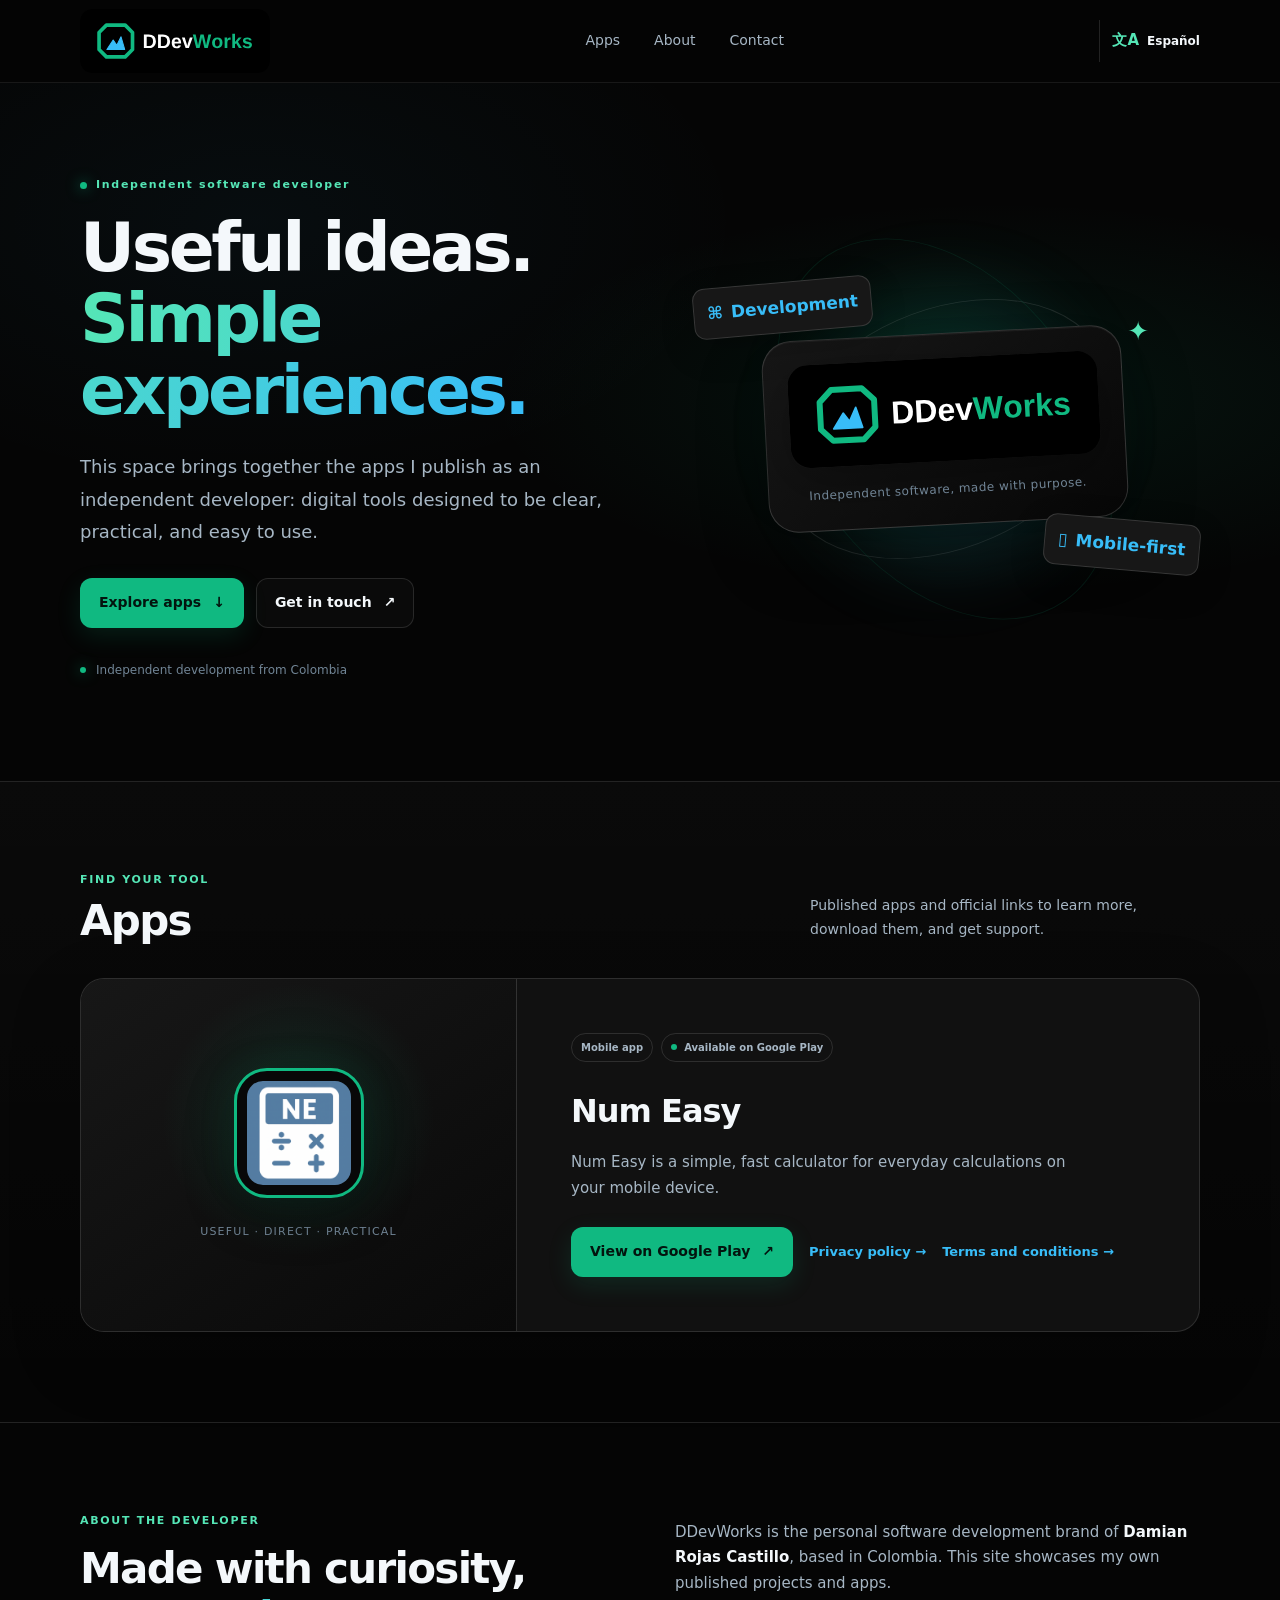
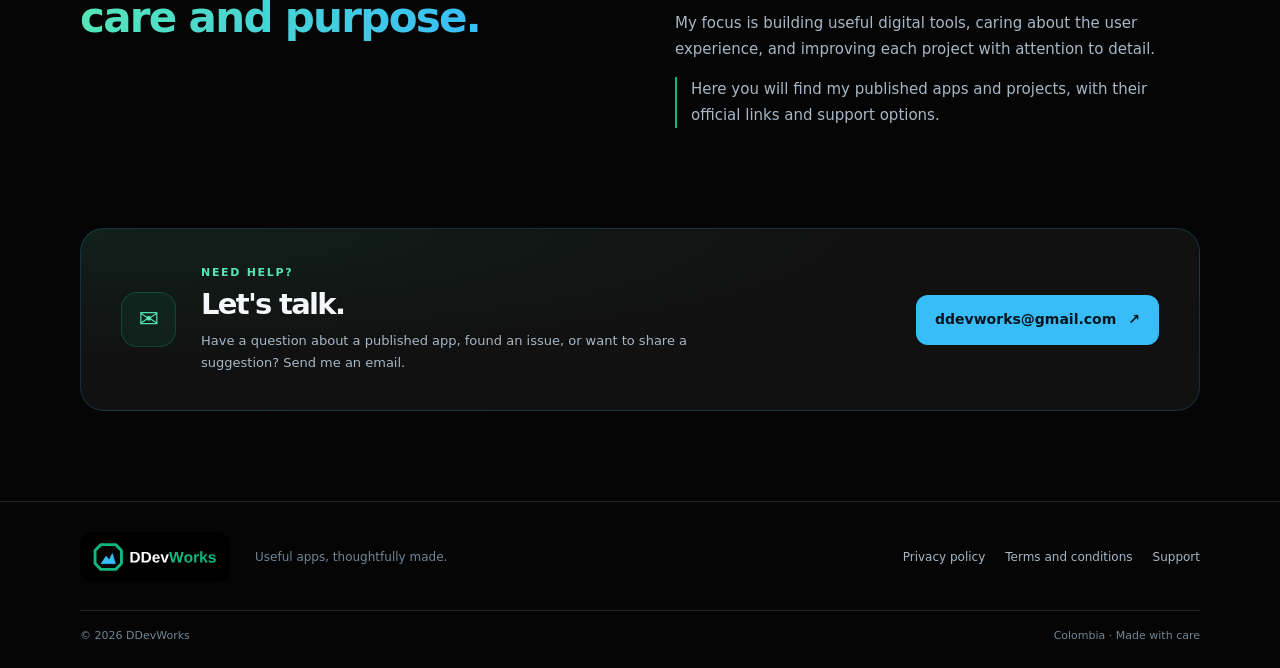
<file: index.html>
<!doctype html>
<html lang="en">
<head>
  <meta charset="utf-8">
  <meta name="viewport" content="width=device-width, initial-scale=1">
  <meta name="theme-color" content="#050505">
  <meta property="og:title" content="DDevWorks — Mobile applications" data-i18n-content="meta.ogTitle">
  <meta property="og:description" content="Discover applications published by DDevWorks." data-i18n-content="meta.ogDescription">
  <meta property="og:type" content="website">
  <meta name="description" content="Discover mobile applications published by DDevWorks, an independent software project by Damian Rojas Castillo." data-i18n-content="meta.description">
  <title data-i18n="meta.title">DDevWorks — Useful apps, thoughtfully made</title>
  <link rel="icon" href="assets/img/favicon.svg" type="image/svg+xml">
  <link rel="stylesheet" href="assets/css/styles.css">
  <script src="assets/js/main.js" defer></script>
</head>
<body>
  <a class="skip-link" href="#contenido" data-i18n="a11y.skip">Skip to content</a>
  <header class="site-header">
    <div class="container header-inner">
      <a class="brand" href="index.html" aria-label="DDevWorks, home" data-i18n-aria="a11y.home"><img class="brand-logo" src="assets/img/ddevworks-logo-completo-negro-puro.svg" alt="DDevWorks"></a>
      <button class="menu-toggle" type="button" aria-expanded="false" aria-controls="site-nav" aria-label="Open menu" data-i18n-aria="a11y.openMenu"><span class="sr-only" data-i18n="a11y.openMenu">Open menu</span><span class="menu-lines" aria-hidden="true"></span></button>
      <nav class="site-nav" id="site-nav" aria-label="Main navigation" data-i18n-aria="a11y.mainNav">
        <a href="#aplicaciones" data-i18n="nav.apps">Apps</a>
        <a href="#acerca" data-i18n="nav.about">About</a>
        <a href="#contacto" data-i18n="nav.contact">Contact</a>
      </nav>
      <button class="language-toggle" type="button" data-language-toggle aria-label="Cambiar idioma a español" data-i18n-aria="language.switchToSpanish"><span aria-hidden="true">文A</span><span data-language-label>Español</span></button>
    </div>
  </header>

  <main id="contenido">
    <section class="hero">
      <div class="container hero-grid">
        <div class="hero-copy">
          <p class="eyebrow"><span class="eyebrow-dot"></span><span data-i18n="hero.eyebrow">Independent software developer</span></p>
          <h1 data-i18n-html="hero.title">Useful ideas.<br><span class="text-gradient">Simple experiences.</span></h1>
          <p class="hero-lead" data-i18n="hero.lead">This space brings together the apps I publish as an independent developer: digital tools designed to be clear, practical, and easy to use.</p>
          <div class="hero-actions">
            <a class="button button-primary" href="#aplicaciones"><span data-i18n="hero.explore">Explore apps</span> <span aria-hidden="true">↓</span></a>
            <a class="button button-secondary" href="mailto:ddevworks@gmail.com"><span data-i18n="hero.contact">Get in touch</span> <span aria-hidden="true">↗</span></a>
          </div>
          <div class="hero-note"><span class="status-dot"></span><span data-i18n="hero.location">Independent development from Colombia</span></div>
        </div>
        <div class="hero-art" aria-label="DDevWorks visual identity" role="img" data-i18n-aria="hero.artLabel">
          <div class="orbit orbit-one"></div><div class="orbit orbit-two"></div>
          <div class="art-glow"></div>
          <div class="logo-tile"><img class="hero-logo" src="assets/img/ddevworks-logo-completo-negro-puro.svg" alt="Official DDevWorks logo"><p data-i18n="hero.logoCaption">Independent software, made with purpose.</p></div>
          <span class="float-chip chip-code"><span aria-hidden="true">⌘</span><span data-i18n="hero.chipDev">Development</span></span>
          <span class="float-chip chip-mobile"><span aria-hidden="true">▯</span><span data-i18n="hero.chipMobile">Mobile-first</span></span>
          <span class="float-chip chip-spark">✦</span>
        </div>
      </div>
    </section>

    <section class="section apps-section" id="aplicaciones">
      <div class="container">
        <div class="section-heading">
          <div><p class="eyebrow" data-i18n="apps.eyebrow">FIND YOUR TOOL</p><h2 data-i18n="apps.title">Apps</h2></div>
          <p data-i18n="apps.intro">Published apps and official links to learn more, download them, and get support.</p>
        </div>
        <article class="app-card">
          <div class="app-visual">
            <div class="num-icon" aria-label="Num Easy app logo placeholder" data-i18n-aria="apps.logoPlaceholder">
              <img class="num-easy-logo" src="assets/img/num-easy-logo.png" alt="Num Easy app logo" onerror="this.hidden=true; this.nextElementSibling.hidden=false" data-i18n-alt="apps.logoAlt">
              <span class="num-symbol" hidden>N<span>E</span></span>
              <span class="num-orbit" aria-hidden="true"></span>
            </div>
            <span class="visual-caption" data-i18n="apps.caption">Useful · Direct · Practical</span>
          </div>
          <div class="app-details">
            <div class="app-meta"><span class="tag" data-i18n="apps.type">Mobile app</span><span class="tag tag-live"><span></span><span data-i18n="apps.available">Available on Google Play</span></span></div>
            <h3>Num Easy</h3>
            <p class="app-description" data-i18n="apps.description">Num Easy is a simple, fast calculator for everyday calculations on your mobile device.</p>
            <div class="app-links">
              <a class="button button-primary" href="https://play.google.com/store/apps/details?id=com.ddevworks.numeasy&amp;pcampaignid=web_share" target="_blank" rel="noopener noreferrer"><span data-i18n="apps.googlePlay">View on Google Play</span> <span aria-hidden="true">↗</span></a>
              <a class="text-link" href="privacy.html"><span data-i18n="legal.privacy">Privacy policy</span> <span aria-hidden="true">→</span></a>
              <a class="text-link" href="terms.html"><span data-i18n="legal.terms">Terms and conditions</span> <span aria-hidden="true">→</span></a>
            </div>
          </div>
        </article>
      </div>
    </section>

    <section class="section about-section" id="acerca">
      <div class="container about-grid">
        <div><p class="eyebrow" data-i18n="about.eyebrow">ABOUT THE DEVELOPER</p><h2 data-i18n-html="about.title">Made with curiosity,<br><span class="text-gradient">care and purpose.</span></h2></div>
        <div class="about-copy"><p data-i18n-html="about.p1">DDevWorks is the personal software development brand of <strong>Damian Rojas Castillo</strong>, based in Colombia. This site showcases my own published projects and apps.</p><p data-i18n="about.p2">My focus is building useful digital tools, caring about the user experience, and improving each project with attention to detail.</p><p class="about-note" data-i18n="about.note">Here you will find my published apps and projects, with their official links and support options.</p></div>
      </div>
    </section>

    <section class="contact-section" id="contacto">
      <div class="container contact-panel">
        <div class="contact-icon" aria-hidden="true">✉</div>
        <div class="contact-copy"><p class="eyebrow" data-i18n="contact.eyebrow">NEED HELP?</p><h2 data-i18n="contact.title">Let's talk.</h2><p data-i18n="contact.description">Have a question about a published app, found an issue, or want to share a suggestion? Send me an email.</p></div>
        <a class="button button-light" href="mailto:ddevworks@gmail.com">ddevworks@gmail.com <span aria-hidden="true">↗</span></a>
      </div>
    </section>
  </main>

  <footer class="site-footer">
    <div class="container footer-main">
      <a class="brand footer-brand" href="index.html" aria-label="DDevWorks, home" data-i18n-aria="a11y.home"><img class="brand-logo footer-logo" src="assets/img/ddevworks-logo-completo-negro-puro.svg" alt="DDevWorks"></a>
      <p data-i18n="footer.tagline">Useful apps, thoughtfully made.</p>
      <nav aria-label="Legal links" data-i18n-aria="a11y.legalNav"><a href="privacy.html" data-i18n="legal.privacy">Privacy</a><a href="terms.html" data-i18n="legal.terms">Terms and conditions</a><a href="mailto:ddevworks@gmail.com" data-i18n="footer.support">Support</a></nav>
    </div>
    <div class="container footer-bottom"><span>© <span data-current-year>2026</span> DDevWorks</span><span data-i18n-html="footer.location">Colombia <span aria-hidden="true">·</span> Made with care</span></div>
  </footer>
</body>
</html>
</file>
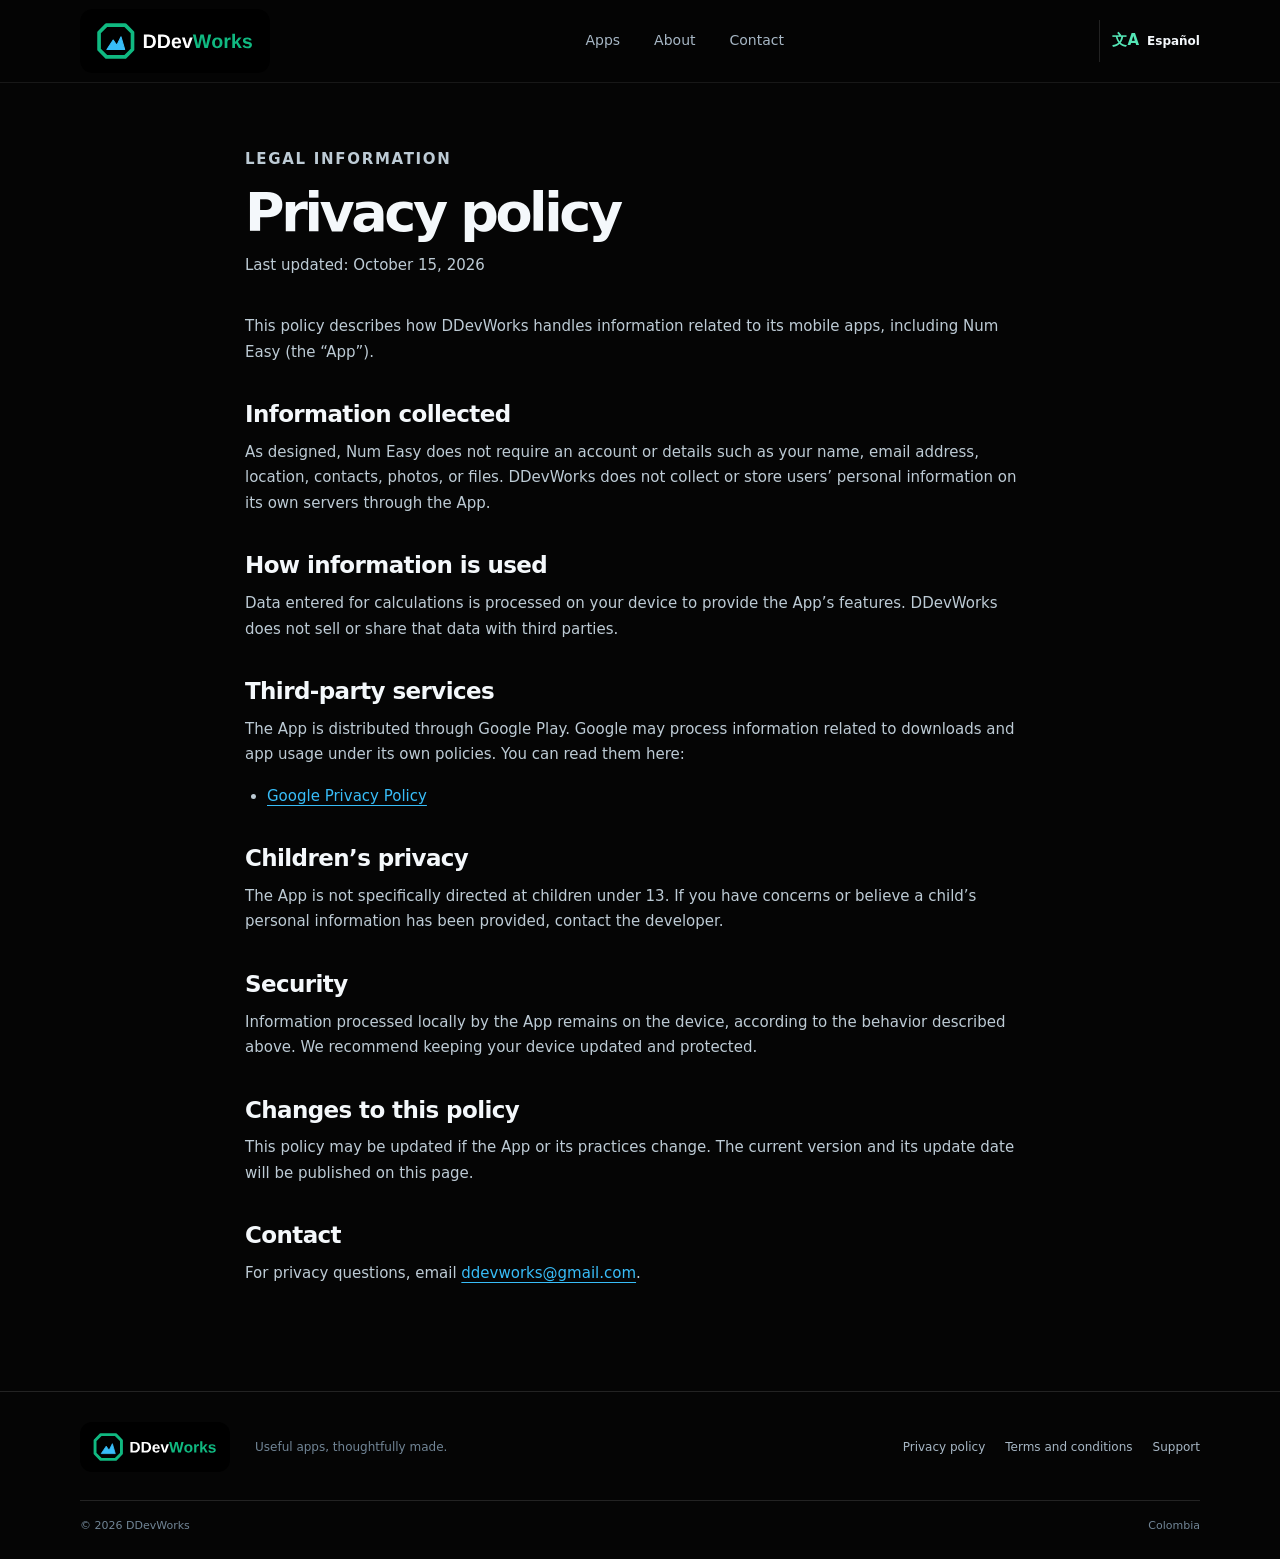
<file: privacy.html>
<!doctype html>
<html lang="en">
<head>
  <meta charset="utf-8"><meta name="viewport" content="width=device-width, initial-scale=1"><meta name="theme-color" content="#050505">
  <meta name="description" content="Num Easy and DDevWorks privacy policy." data-i18n-content="privacy.metaDescription"><title data-i18n="privacy.metaTitle">Privacy policy — DDevWorks</title>
  <link rel="icon" href="assets/img/favicon.svg" type="image/svg+xml"><link rel="stylesheet" href="assets/css/styles.css"><script src="assets/js/main.js" defer></script>
</head><body>
  <a class="skip-link" href="#contenido" data-i18n="a11y.skip">Skip to content</a>
  <header class="site-header"><div class="container header-inner">
    <a class="brand" href="index.html" aria-label="DDevWorks, home" data-i18n-aria="a11y.home"><img class="brand-logo" src="assets/img/ddevworks-logo-completo-negro-puro.svg" alt="DDevWorks"></a>
    <button class="menu-toggle" type="button" aria-expanded="false" aria-controls="site-nav" aria-label="Open menu" data-i18n-aria="a11y.openMenu"><span class="sr-only" data-i18n="a11y.openMenu">Open menu</span><span class="menu-lines" aria-hidden="true"></span></button>
    <nav class="site-nav" id="site-nav" aria-label="Main navigation" data-i18n-aria="a11y.mainNav"><a href="index.html#aplicaciones" data-i18n="nav.apps">Apps</a><a href="index.html#acerca" data-i18n="nav.about">About</a><a href="index.html#contacto" data-i18n="nav.contact">Contact</a></nav>
    <button class="language-toggle" type="button" data-language-toggle aria-label="Cambiar idioma a español" data-i18n-aria="language.switchToSpanish"><span aria-hidden="true">文A</span><span data-language-label>Español</span></button>
  </div></header>
  <main id="contenido" class="page-main"><div class="container"><article class="legal-article">
    <p class="eyebrow" data-i18n="privacy.eyebrow">LEGAL INFORMATION</p><h1 data-i18n="privacy.title">Privacy policy</h1>
    <p class="legal-date" data-i18n="privacy.date">Last updated: October 15, 2026</p>
    <p data-i18n="privacy.intro">This policy describes how DDevWorks handles information related to its mobile apps, including Num Easy (the “App”).</p>
    <h2 data-i18n="privacy.h1">Information collected</h2><p data-i18n="privacy.p1">As designed, Num Easy does not require an account or details such as your name, email address, location, contacts, photos, or files. DDevWorks does not collect or store users’ personal information on its own servers through the App.</p>
    <h2 data-i18n="privacy.h2">How information is used</h2><p data-i18n="privacy.p2">Data entered for calculations is processed on your device to provide the App’s features. DDevWorks does not sell or share that data with third parties.</p>
    <h2 data-i18n="privacy.h3">Third-party services</h2><p data-i18n="privacy.p3">The App is distributed through Google Play. Google may process information related to downloads and app usage under its own policies. You can read them here:</p>
    <ul><li><a href="https://policies.google.com/privacy" target="_blank" rel="noopener noreferrer" data-i18n="privacy.google">Google Privacy Policy</a></li></ul>
    <h2 data-i18n="privacy.h4">Children’s privacy</h2><p data-i18n="privacy.p4">The App is not specifically directed at children under 13. If you have concerns or believe a child’s personal information has been provided, contact the developer.</p>
    <h2 data-i18n="privacy.h5">Security</h2><p data-i18n="privacy.p5">Information processed locally by the App remains on the device, according to the behavior described above. We recommend keeping your device updated and protected.</p>
    <h2 data-i18n="privacy.h6">Changes to this policy</h2><p data-i18n="privacy.p6">This policy may be updated if the App or its practices change. The current version and its update date will be published on this page.</p>
    <h2 data-i18n="privacy.h7">Contact</h2><p><span data-i18n="privacy.p7">For privacy questions, email</span> <a href="mailto:ddevworks@gmail.com">ddevworks@gmail.com</a>.</p>
  </article></div></main>
  <footer class="site-footer"><div class="container footer-main"><a class="brand footer-brand" href="index.html" aria-label="DDevWorks, home" data-i18n-aria="a11y.home"><img class="brand-logo footer-logo" src="assets/img/ddevworks-logo-completo-negro-puro.svg" alt="DDevWorks"></a><p data-i18n="footer.tagline">Useful apps, thoughtfully made.</p><nav aria-label="Legal links" data-i18n-aria="a11y.legalNav"><a href="privacy.html" data-i18n="legal.privacy">Privacy policy</a><a href="terms.html" data-i18n="legal.terms">Terms and conditions</a><a href="mailto:ddevworks@gmail.com" data-i18n="footer.support">Support</a></nav></div><div class="container footer-bottom"><span>© <span data-current-year>2026</span> DDevWorks</span><span data-i18n="footer.country">Colombia</span></div></footer>
</body></html>
</file>
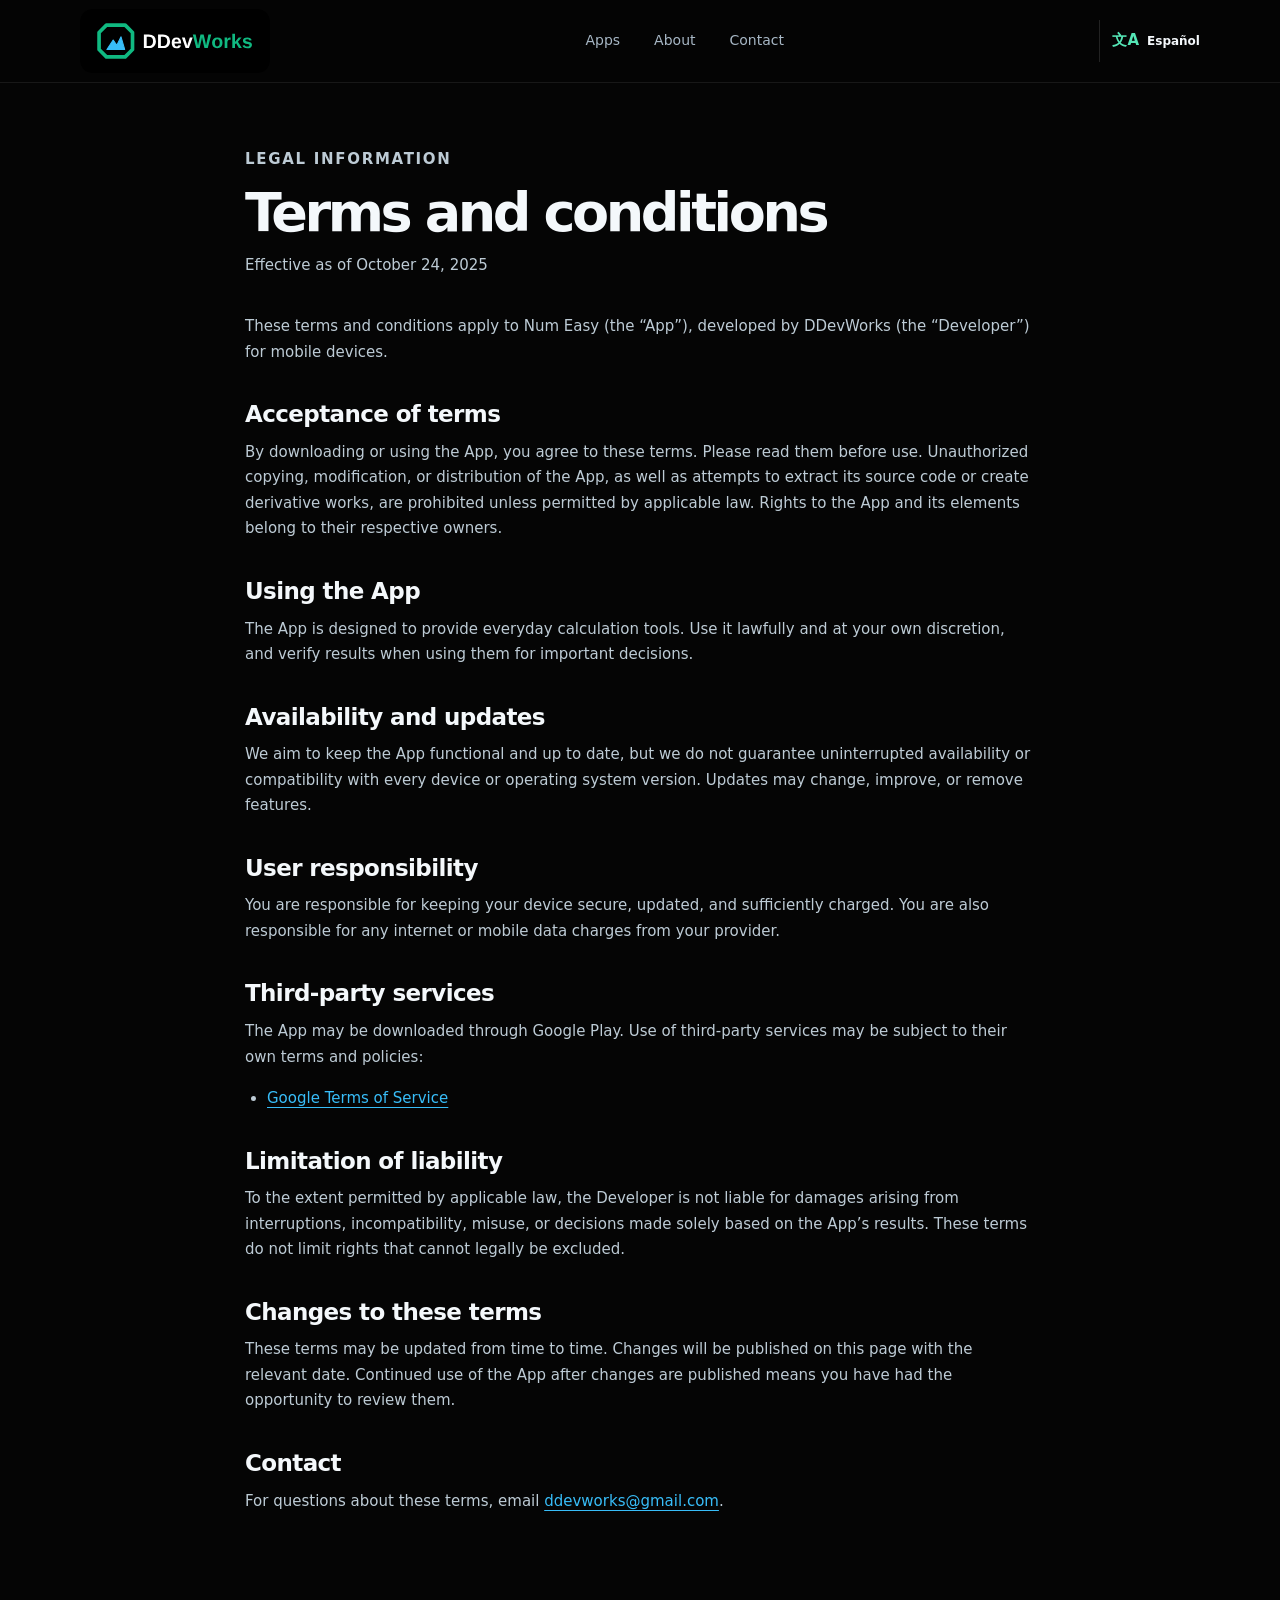
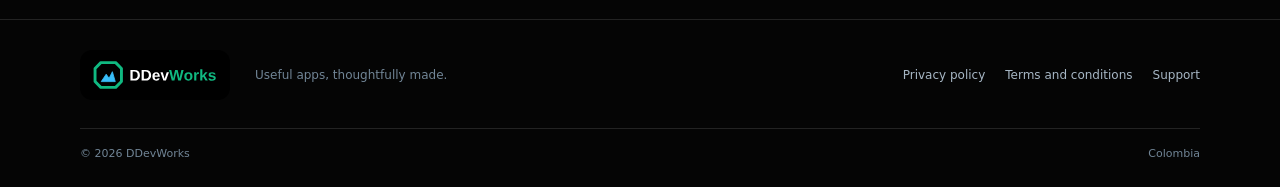
<file: terms.html>
<!doctype html>
<html lang="en">
<head>
  <meta charset="utf-8"><meta name="viewport" content="width=device-width, initial-scale=1"><meta name="theme-color" content="#050505">
  <meta name="description" content="Terms and conditions for Num Easy, a DDevWorks app." data-i18n-content="terms.metaDescription"><title data-i18n="terms.metaTitle">Terms and conditions — DDevWorks</title>
  <link rel="icon" href="assets/img/favicon.svg" type="image/svg+xml"><link rel="stylesheet" href="assets/css/styles.css"><script src="assets/js/main.js" defer></script>
</head><body>
  <a class="skip-link" href="#contenido" data-i18n="a11y.skip">Skip to content</a>
  <header class="site-header"><div class="container header-inner">
    <a class="brand" href="index.html" aria-label="DDevWorks, home" data-i18n-aria="a11y.home"><img class="brand-logo" src="assets/img/ddevworks-logo-completo-negro-puro.svg" alt="DDevWorks"></a>
    <button class="menu-toggle" type="button" aria-expanded="false" aria-controls="site-nav" aria-label="Open menu" data-i18n-aria="a11y.openMenu"><span class="sr-only" data-i18n="a11y.openMenu">Open menu</span><span class="menu-lines" aria-hidden="true"></span></button>
    <nav class="site-nav" id="site-nav" aria-label="Main navigation" data-i18n-aria="a11y.mainNav"><a href="index.html#aplicaciones" data-i18n="nav.apps">Apps</a><a href="index.html#acerca" data-i18n="nav.about">About</a><a href="index.html#contacto" data-i18n="nav.contact">Contact</a></nav>
    <button class="language-toggle" type="button" data-language-toggle aria-label="Cambiar idioma a español" data-i18n-aria="language.switchToSpanish"><span aria-hidden="true">文A</span><span data-language-label>Español</span></button>
  </div></header>
  <main id="contenido" class="page-main"><div class="container"><article class="legal-article">
    <p class="eyebrow" data-i18n="terms.eyebrow">LEGAL INFORMATION</p><h1 data-i18n="terms.title">Terms and conditions</h1>
    <p class="legal-date" data-i18n="terms.date">Effective as of October 24, 2025</p>
    <p data-i18n="terms.intro">These terms and conditions apply to Num Easy (the “App”), developed by DDevWorks (the “Developer”) for mobile devices.</p>
    <h2 data-i18n="terms.h1">Acceptance of terms</h2><p data-i18n="terms.p1">By downloading or using the App, you agree to these terms. Please read them before use. Unauthorized copying, modification, or distribution of the App, as well as attempts to extract its source code or create derivative works, are prohibited unless permitted by applicable law. Rights to the App and its elements belong to their respective owners.</p>
    <h2 data-i18n="terms.h2">Using the App</h2><p data-i18n="terms.p2">The App is designed to provide everyday calculation tools. Use it lawfully and at your own discretion, and verify results when using them for important decisions.</p>
    <h2 data-i18n="terms.h3">Availability and updates</h2><p data-i18n="terms.p3">We aim to keep the App functional and up to date, but we do not guarantee uninterrupted availability or compatibility with every device or operating system version. Updates may change, improve, or remove features.</p>
    <h2 data-i18n="terms.h4">User responsibility</h2><p data-i18n="terms.p4">You are responsible for keeping your device secure, updated, and sufficiently charged. You are also responsible for any internet or mobile data charges from your provider.</p>
    <h2 data-i18n="terms.h5">Third-party services</h2><p data-i18n="terms.p5">The App may be downloaded through Google Play. Use of third-party services may be subject to their own terms and policies:</p>
    <ul><li><a href="https://policies.google.com/terms" target="_blank" rel="noopener noreferrer" data-i18n="terms.google">Google Terms of Service</a></li></ul>
    <h2 data-i18n="terms.h6">Limitation of liability</h2><p data-i18n="terms.p6">To the extent permitted by applicable law, the Developer is not liable for damages arising from interruptions, incompatibility, misuse, or decisions made solely based on the App’s results. These terms do not limit rights that cannot legally be excluded.</p>
    <h2 data-i18n="terms.h7">Changes to these terms</h2><p data-i18n="terms.p7">These terms may be updated from time to time. Changes will be published on this page with the relevant date. Continued use of the App after changes are published means you have had the opportunity to review them.</p>
    <h2 data-i18n="terms.h8">Contact</h2><p><span data-i18n="terms.p8">For questions about these terms, email</span> <a href="mailto:ddevworks@gmail.com">ddevworks@gmail.com</a>.</p>
  </article></div></main>
  <footer class="site-footer"><div class="container footer-main"><a class="brand footer-brand" href="index.html" aria-label="DDevWorks, home" data-i18n-aria="a11y.home"><img class="brand-logo footer-logo" src="assets/img/ddevworks-logo-completo-negro-puro.svg" alt="DDevWorks"></a><p data-i18n="footer.tagline">Useful apps, thoughtfully made.</p><nav aria-label="Legal links" data-i18n-aria="a11y.legalNav"><a href="privacy.html" data-i18n="legal.privacy">Privacy policy</a><a href="terms.html" data-i18n="legal.terms">Terms and conditions</a><a href="mailto:ddevworks@gmail.com" data-i18n="footer.support">Support</a></nav></div><div class="container footer-bottom"><span>© <span data-current-year>2026</span> DDevWorks</span><span data-i18n="footer.country">Colombia</span></div></footer>
</body></html>
</file>
<file: assets/css/styles.css>
:root {
  color-scheme: dark;
  --bg: #050505;
  --bg-soft: #0b0b0b;
  --surface: #111111;
  --surface-raised: #1a1a1a;
  --text: #f4f8fb;
  --muted: #a7b7c5;
  --subtle: #718596;
  --green: #10b981;
  --green-light: #55e6b6;
  --blue: #38bdf8;
  --line: rgba(255, 255, 255, .12);
  --radius: 24px;
  --shadow: 0 24px 70px rgba(0, 0, 0, .24);
}
* { box-sizing: border-box; }
html { scroll-behavior: smooth; scroll-padding-top: 90px; }
body { margin: 0; background: var(--bg); color: var(--text); font: 16px/1.7 system-ui, -apple-system, BlinkMacSystemFont, "Segoe UI", sans-serif; -webkit-font-smoothing: antialiased; }
a { color: inherit; text-underline-offset: 4px; }
a:focus-visible, button:focus-visible { outline: 3px solid var(--blue); outline-offset: 4px; }
button, a { -webkit-tap-highlight-color: transparent; }
.container { width: min(1120px, calc(100% - 48px)); margin-inline: auto; }
.skip-link { position: absolute; top: -60px; left: 16px; z-index: 100; padding: 10px 14px; background: var(--green); color: #04120d; border-radius: 8px; }
.skip-link:focus { top: 12px; }
.sr-only { position: absolute; width: 1px; height: 1px; padding: 0; margin: -1px; overflow: hidden; clip: rect(0,0,0,0); white-space: nowrap; border: 0; }
.site-header { position: sticky; z-index: 20; top: 0; background: rgba(5,5,5,.88); border-bottom: 1px solid rgba(255,255,255,.08); backdrop-filter: blur(18px); }
.header-inner { min-height: 82px; display: flex; align-items: center; justify-content: space-between; gap: 24px; }
.brand { display: inline-flex; align-items: center; gap: 11px; text-decoration: none; font-size: 20px; font-weight: 750; letter-spacing: -.7px; flex: none; }
.brand-logo { display: block; width: clamp(150px, 18vw, 190px); height: auto; border-radius: 12px; transition: transform .25s ease, filter .25s ease; }
.brand:hover .brand-logo { transform: translateY(-1px); filter: drop-shadow(0 5px 14px rgba(16,185,129,.12)); }
.footer-logo { width: 150px; }
.brand-accent { color: var(--green-light); }
.brand-mark { position: relative; display: inline-grid; place-items: center; width: 36px; height: 36px; border: 3px solid var(--green); border-radius: 10px; transform: rotate(0deg); flex: none; }
.brand-mark span { width: 17px; height: 13px; background: var(--blue); clip-path: polygon(0 100%, 28% 15%, 50% 65%, 74% 0, 100% 100%); }
.site-nav { display: flex; align-items: center; gap: 34px; }
.site-nav a, .site-footer nav a { color: var(--muted); font-size: 14px; text-decoration: none; transition: color .2s ease; }
.site-nav a:hover, .site-footer nav a:hover { color: var(--green-light); }
.menu-toggle { display: none; }
.hero { position: relative; overflow: hidden; padding: 94px 0 100px; background: radial-gradient(ellipse at 78% 45%, rgba(16,185,129,.09), transparent 36%), radial-gradient(ellipse at 20% 20%, rgba(56,189,248,.045), transparent 34%); }
.hero-grid { display: grid; grid-template-columns: 1.05fr .95fr; align-items: center; gap: 48px; min-height: 430px; }
.eyebrow { display: flex; align-items: center; gap: 9px; margin: 0 0 18px; color: var(--green-light); font-size: 11px; line-height: 1.5; font-weight: 800; letter-spacing: 1.7px; }
.eyebrow-dot, .status-dot { width: 7px; height: 7px; border-radius: 50%; background: var(--green); box-shadow: 0 0 14px rgba(16,185,129,.7); }
h1, h2, h3, p { margin-top: 0; }
h1 { margin-bottom: 24px; font-size: clamp(42px, 5.3vw, 68px); line-height: 1.06; letter-spacing: -3.4px; font-weight: 780; }
.text-gradient { color: var(--green-light); background: linear-gradient(100deg, var(--green-light), var(--blue)); -webkit-background-clip: text; background-clip: text; -webkit-text-fill-color: transparent; }
.hero-lead { max-width: 530px; margin-bottom: 30px; color: var(--muted); font-size: 18px; line-height: 1.8; }
.hero-actions { display: flex; flex-wrap: wrap; gap: 12px; }
.button { display: inline-flex; min-height: 48px; align-items: center; justify-content: center; gap: 12px; padding: 12px 18px; border: 1px solid transparent; border-radius: 12px; font-size: 14px; font-weight: 750; text-decoration: none; transition: transform .2s ease, background .2s ease, border-color .2s ease; }
.button:hover { transform: translateY(-2px); }
.button-primary { color: #03140e; background: var(--green); box-shadow: 0 8px 24px rgba(16,185,129,.14); }
.button-primary:hover { background: var(--green-light); }
.button-secondary { color: var(--text); border-color: var(--line); background: rgba(255,255,255,.025); }
.button-secondary:hover { border-color: rgba(56,189,248,.42); }
.hero-note { display: flex; align-items: center; gap: 10px; margin-top: 32px; color: var(--subtle); font-size: 12px; }
.status-dot { width: 6px; height: 6px; }
.hero-art { min-height: 390px; display: grid; place-items: center; position: relative; isolation: isolate; }
.art-glow { position: absolute; width: 280px; height: 280px; border-radius: 50%; background: linear-gradient(135deg, rgba(16,185,129,.16), rgba(56,189,248,.13)); filter: blur(36px); z-index: -1; }
.orbit { position: absolute; width: 350px; height: 350px; border: 1px solid rgba(255,255,255,.11); border-radius: 50%; transform: rotate(-24deg) scaleY(.68); }
.orbit-two { width: 420px; height: 420px; transform: rotate(55deg) scaleY(.68); border-color: rgba(16,185,129,.12); }
.logo-tile { display: flex; flex-direction: column; align-items: center; justify-content: center; gap: 18px; width: min(360px, 90%); padding: 24px; border: 1px solid rgba(255,255,255,.16); border-radius: 30px; background: linear-gradient(145deg, rgba(24,24,24,.98), rgba(8,8,8,.98)); box-shadow: var(--shadow), inset 0 1px rgba(255,255,255,.05); transform: rotate(-3deg); animation: logo-float 6s ease-in-out infinite; }
.hero-logo { display: block; width: 100%; max-width: 310px; height: auto; border-radius: 18px; box-shadow: 0 18px 55px rgba(0,0,0,.28); }
@keyframes logo-float { 0%,100% { transform: translateY(0) rotate(-3deg); } 50% { transform: translateY(-10px) rotate(-1deg); } }
.brand-mark-large { width: 82px; height: 82px; border-width: 6px; border-radius: 22px; box-shadow: 0 0 35px rgba(16,185,129,.13); }
.brand-mark-large span { width: 42px; height: 33px; }
.tile-wordmark { margin-top: 20px; font-size: 25px; font-weight: 800; letter-spacing: -1px; }
.tile-wordmark span { color: var(--green-light); }
.logo-tile p { margin: 0; color: var(--subtle); font-size: 12px; text-align: center; letter-spacing: .04em; }
.float-chip { position: absolute; display: inline-flex; align-items: center; gap: 8px; padding: 10px 13px; color: #dce9f0; border: 1px solid rgba(255,255,255,.14); border-radius: 12px; background: #171717; box-shadow: 0 12px 35px rgba(0,0,0,.18); font-size: 12px; font-weight: 650; }
.float-chip span { color: var(--blue); font-size: 17px; }
.chip-code { top: 48px; left: 2px; transform: rotate(-5deg); }
.chip-mobile { right: 0; bottom: 54px; transform: rotate(5deg); }
.chip-spark { top: 65px; right: 38px; color: var(--green-light); font-size: 26px; border: 0; background: transparent; box-shadow: none; }
.section { padding: 90px 0; border-top: 1px solid var(--line); }
.apps-section { background: linear-gradient(180deg, rgba(255,255,255,.018), transparent); }
.section-heading { display: flex; align-items: end; justify-content: space-between; gap: 30px; margin-bottom: 32px; }
.section-heading .eyebrow { margin-bottom: 9px; }
h2 { margin-bottom: 0; font-size: clamp(30px, 4vw, 42px); line-height: 1.16; letter-spacing: -1.7px; }
.section-heading > p { max-width: 390px; margin-bottom: 4px; color: var(--muted); font-size: 14px; }
.app-card { display: grid; grid-template-columns: .78fr 1.22fr; overflow: hidden; border: 1px solid var(--line); border-radius: var(--radius); background: var(--surface); box-shadow: var(--shadow); }
.app-visual { display: flex; flex-direction: column; align-items: center; justify-content: center; min-height: 330px; gap: 25px; background: radial-gradient(circle at 50% 40%, rgba(16,185,129,.15), transparent 45%), linear-gradient(145deg, #171717, #090909); border-right: 1px solid var(--line); }
.num-icon { position: relative; display: grid; place-items: center; width: 130px; height: 130px; border: 3px solid var(--green); border-radius: 33px; background: #080808; box-shadow: 0 16px 50px rgba(0,0,0,.25), 0 0 40px rgba(16,185,129,.08); }
.num-symbol { font-size: 32px; font-weight: 850; letter-spacing: -2px; }
.num-symbol span { color: var(--blue); }
.num-orbit { position: absolute; inset: -13px; border: 1px dashed rgba(56,189,248,.35); border-radius: 40px; transform: rotate(12deg); }
.visual-caption { color: var(--subtle); font-size: 11px; letter-spacing: 1.2px; text-transform: uppercase; }
.app-details { padding: clamp(28px, 5vw, 54px); align-self: center; }
.app-meta { display: flex; flex-wrap: wrap; gap: 8px; margin-bottom: 22px; }
.tag { display: inline-flex; align-items: center; gap: 7px; padding: 5px 9px; border: 1px solid var(--line); border-radius: 100px; color: var(--muted); font-size: 10px; font-weight: 700; }
.tag-live > span:first-child {
    display: inline-block;
    flex: 0 0 6px;
    width: 6px;
    height: 6px;
    border-radius: 50%;
    background: var(--green);
 }
 .tag-live > span:last-child {
    width: auto;
    height: auto;
    flex: 0 1 auto;
    border-radius: 0;
    background: transparent;
    white-space: nowrap;
 }
.app-details h3 { margin-bottom: 12px; font-size: 32px; letter-spacing: -1px; }
.app-description { max-width: 510px; margin-bottom: 26px; color: var(--muted); font-size: 15px; }
.app-links { display: flex; flex-wrap: wrap; align-items: center; gap: 16px; }
.text-link { color: var(--blue); font-size: 13px; font-weight: 700; text-decoration: none; }
.text-link:hover { color: var(--green-light); }
.about-section { background: var(--bg); }
.about-grid { display: grid; grid-template-columns: 1fr 1fr; gap: 70px; align-items: start; }
.about-grid .eyebrow { margin-bottom: 16px; }
.about-copy { padding-top: 7px; }
.about-copy p { color: var(--muted); font-size: 15px; }
.about-copy strong { color: var(--text); }
.about-copy .text-link { display: inline-block; margin-top: 6px; }
.contact-section { padding: 10px 0 90px; }
.contact-panel { display: flex; align-items: center; gap: 25px; padding: 36px 40px; border: 1px solid rgba(56,189,248,.18); border-radius: var(--radius); background: radial-gradient(ellipse at 0 0, rgba(16,185,129,.09), transparent 50%), var(--surface); }
.contact-icon { display: grid; place-items: center; width: 55px; height: 55px; flex: none; border: 1px solid rgba(16,185,129,.25); border-radius: 16px; color: var(--green-light); background: rgba(16,185,129,.08); font-size: 24px; }
.contact-copy { flex: 1; }
.contact-copy .eyebrow { margin-bottom: 6px; }
.contact-copy h2 { margin-bottom: 8px; font-size: 29px; }
.contact-copy > p:last-child { max-width: 510px; margin-bottom: 0; color: var(--muted); font-size: 13px; }
.button-light { color: #06141e; background: var(--blue); white-space: nowrap; }
.button-light:hover { background: #8bdcff; }
.site-footer { border-top: 1px solid var(--line); }
.footer-main { display: flex; align-items: center; gap: 25px; padding-top: 30px; padding-bottom: 28px; }
.footer-brand { font-size: 17px; }
.footer-brand .brand-mark { width: 30px; height: 30px; border-radius: 8px; border-width: 2px; }
.footer-brand .brand-mark span { width: 14px; height: 11px; }
.footer-main > p { margin: 0; color: var(--subtle); font-size: 12px; }
.site-footer nav { display: flex; flex-wrap: wrap; gap: 20px; margin-left: auto; }
.site-footer nav a { font-size: 12px; }
.footer-bottom { display: flex; justify-content: space-between; gap: 20px; padding-top: 16px; padding-bottom: 23px; border-top: 1px solid var(--line); color: var(--subtle); font-size: 11px; }
.page-main { min-height: 65vh; padding: 65px 0 90px; }
.legal-article { max-width: 790px; margin: 0 auto; }
.legal-article .eyebrow { margin-bottom: 13px; }
.legal-article h1 { margin-bottom: 12px; font-size: clamp(36px, 5vw, 54px); }
.legal-date { margin-bottom: 36px; color: var(--subtle); font-size: 13px; }
.legal-article h2 { margin: 36px 0 12px; font-size: 23px; letter-spacing: -.6px; }
.legal-article p, .legal-article li { color: #bdcbd5; font-size: 15px; }
.legal-article ul { padding-left: 22px; }
.legal-article a { color: var(--blue); }
@media (max-width: 850px) {
  .hero { padding: 70px 0 76px; }
  .hero-grid { grid-template-columns: 1fr .8fr; gap: 20px; }
  .hero-art { transform: scale(.88); }
  .chip-code { left: -10px; }
  .chip-mobile { right: -10px; }
  .app-card { grid-template-columns: .7fr 1.3fr; }
  .app-details { padding: 30px; }
  .contact-panel { flex-wrap: wrap; }
  .contact-copy { min-width: calc(100% - 90px); }
  .button-light { margin-left: 80px; }
  .footer-main { flex-wrap: wrap; }
}
@media (max-width: 620px) {
  .container { width: min(100% - 36px, 520px); }
  .header-inner { min-height: 70px; }
  .brand { font-size: 19px; }
  .menu-toggle { display: grid; place-items: center; width: 43px; height: 43px; border: 1px solid var(--line); border-radius: 12px; background: var(--surface); color: var(--text); cursor: pointer; }
  .menu-lines, .menu-lines::before, .menu-lines::after { display: block; width: 18px; height: 2px; border-radius: 3px; background: currentColor; }
  .menu-lines { position: relative; }
  .menu-lines::before, .menu-lines::after { position: absolute; left: 0; content: ""; }
  .menu-lines::before { top: -6px; }
  .menu-lines::after { top: 6px; }
  .site-nav { position: absolute; top: calc(100% + 1px); left: 0; right: 0; display: none; flex-direction: column; align-items: stretch; gap: 0; padding: 8px 18px 16px; border-bottom: 1px solid var(--line); background: #080808; }
  .site-nav.is-open { display: flex; }
  .site-nav a { padding: 12px 4px; }
  .hero { padding: 58px 0 40px; }
  .hero-grid { grid-template-columns: 1fr; gap: 20px; }
  h1 { font-size: clamp(40px, 11vw, 57px); letter-spacing: -2.5px; }
  .hero-lead { font-size: 16px; }
  .hero-art { min-height: 315px; transform: scale(.82); margin: -14px 0 -24px; }
  .section { padding: 62px 0; }
  .section-heading { display: block; }
  .section-heading > p { margin-top: 15px; }
  .app-card { grid-template-columns: 1fr; }
  .app-visual { min-height: 245px; border-right: 0; border-bottom: 1px solid var(--line); }
  .num-icon { width: 105px; height: 105px; border-radius: 27px; }
  .num-symbol { font-size: 28px; }
  .app-details { padding: 27px 22px 30px; }
  .app-details h3 { font-size: 29px; }
  .app-links { align-items: flex-start; flex-direction: column; gap: 15px; }
  .about-grid { grid-template-columns: 1fr; gap: 25px; }
  .contact-section { padding: 0 0 62px; }
  .contact-panel {
  display: flex;
  flex-direction: column;
  align-items: stretch;
  gap: 18px;
  padding: 24px 18px;
  min-width: 0;
  }
  .contact-icon {
  width: 45px;
  height: 45px;
  border-radius: 13px;
  flex: 0 0 auto;
  }
  .contact-copy {
  width: 100%;
  min-width: 0;
  overflow-wrap: anywhere;
  }
  .contact-copy h2 {
  font-size: 26px;
  line-height: 1.2;
  overflow-wrap: anywhere;
  }
  .contact-copy > p:last-child {
  max-width: 100%;
  overflow-wrap: anywhere;
  }
  .button-light {
  align-self: flex-start;
  width: fit-content;
  max-width: 100%;
  min-width: 0;
  margin-left: 0;
  padding: 12px 14px;
  white-space: normal;
  overflow-wrap: anywhere;
  box-sizing: border-box;
  }
  .footer-main { align-items: flex-start; flex-direction: column; gap: 13px; }
  .site-footer nav { margin-left: 0; gap: 12px 18px; }
  .footer-bottom { flex-direction: column; gap: 5px; }
  .page-main { padding: 48px 0 65px; }
  .legal-article h1 { letter-spacing: -2px; }
}
@media (prefers-reduced-motion: reduce) {
  *, *::before, *::after { scroll-behavior: auto !important; animation-duration: .01ms !important; transition-duration: .01ms !important; }
}

/* Microinteracciones y entrada progresiva del contenido */
html { scroll-behavior: smooth; }
.button, .app-card, .contact-panel, .tag { transition: transform .22s ease, border-color .22s ease, box-shadow .22s ease, background-color .22s ease; }
.button:hover { transform: translateY(-2px); }
.app-card:hover { border-color: rgba(85,230,182,.32); box-shadow: 0 28px 75px rgba(0,0,0,.24); }
.js-reveal { opacity: 0; transform: translateY(18px); transition: opacity .65s ease, transform .65s cubic-bezier(.2,.7,.2,1); }
.js-reveal.is-visible { opacity: 1; transform: translateY(0); }
@media (max-width: 560px) { .brand-logo { width: 148px; } .footer-logo { width: 145px; } .logo-tile { width: min(320px, 94%); } }
@media (prefers-reduced-motion: reduce) { .logo-tile { animation: none; } .js-reveal { opacity: 1; transform: none; transition: none; } }

/* Identidad de marca: negro, verde y cian; sin fondos azulados. */
.about-note { margin: 6px 0 0; padding-left: 14px; border-left: 2px solid var(--green); color: var(--subtle); font-size: 13px; }
.num-easy-logo { display: block; width: 100%; height: 100%; object-fit: contain; padding: 10px; border-radius: 26px; }
.num-icon:has(.num-easy-logo:not([hidden])) { overflow: hidden; }
.num-icon:has(.num-easy-logo:not([hidden])) .num-orbit { pointer-events: none; }


/* Language selector: a simple, flat control that stays visible on every page. */
.header-inner { gap: 22px; }
.language-toggle { display: inline-flex; align-items: center; justify-content: center; gap: 8px; flex: none; padding: 8px 0 8px 12px; border: 0; border-left: 1px solid var(--line); border-radius: 0; color: var(--text); background: transparent; font: inherit; font-size: 12px; font-weight: 700; cursor: pointer; transition: color .2s ease; }
.language-toggle [aria-hidden="true"] { color: var(--green-light); font-size: 15px; }
.language-toggle:hover { color: var(--green-light); }
.language-toggle:focus-visible { outline: 2px solid var(--green); outline-offset: 5px; }
@media (max-width: 620px) {
  .header-inner { gap: 12px; }
  .site-nav { top: calc(100% + 1px); }
  .language-toggle { margin-left: auto; padding: 8px 0 8px 10px; font-size: 11px; }
  .menu-toggle { flex: none; }
}

@media (max-width: 380px) {
  .header-inner { gap: 8px; }
  .brand-logo { width: 112px; }
  .language-toggle { gap: 5px; padding-left: 7px; font-size: 10px; }
  .menu-toggle { width: 39px; height: 39px; }
}
</file>
